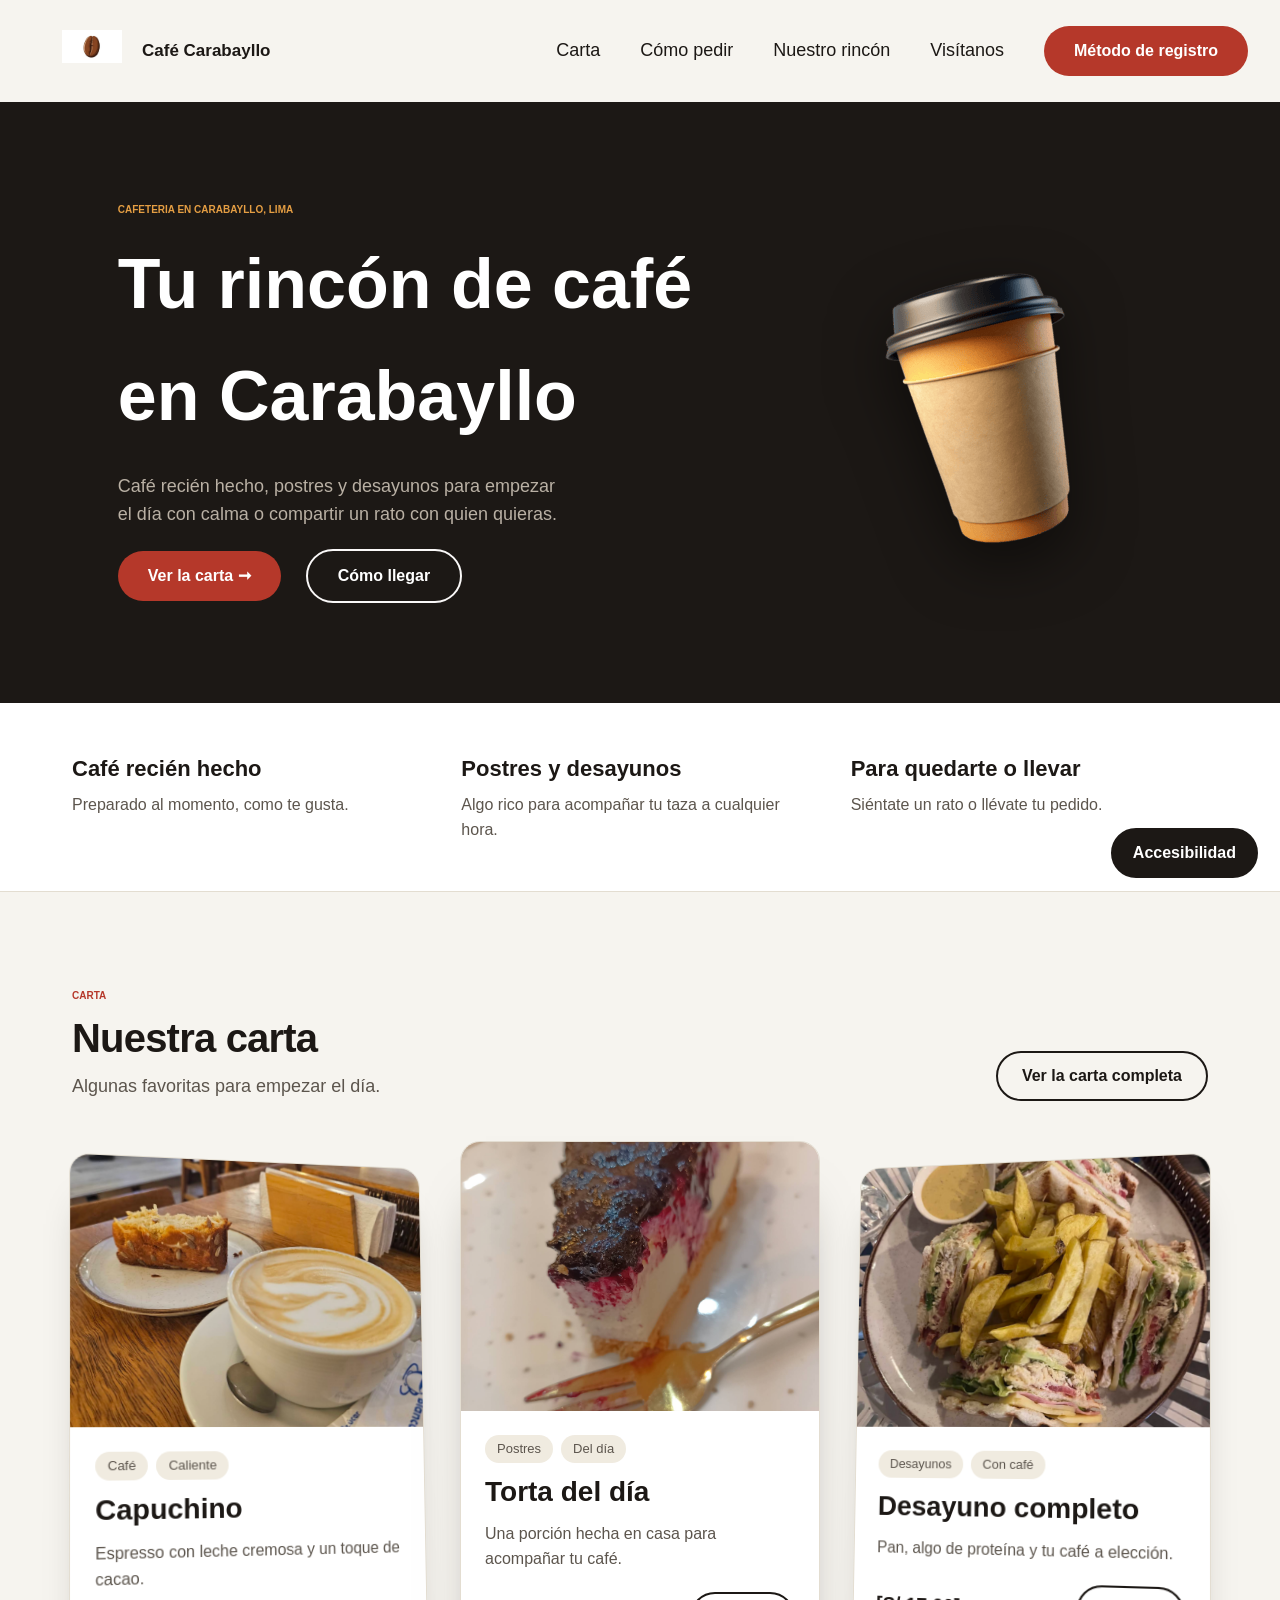
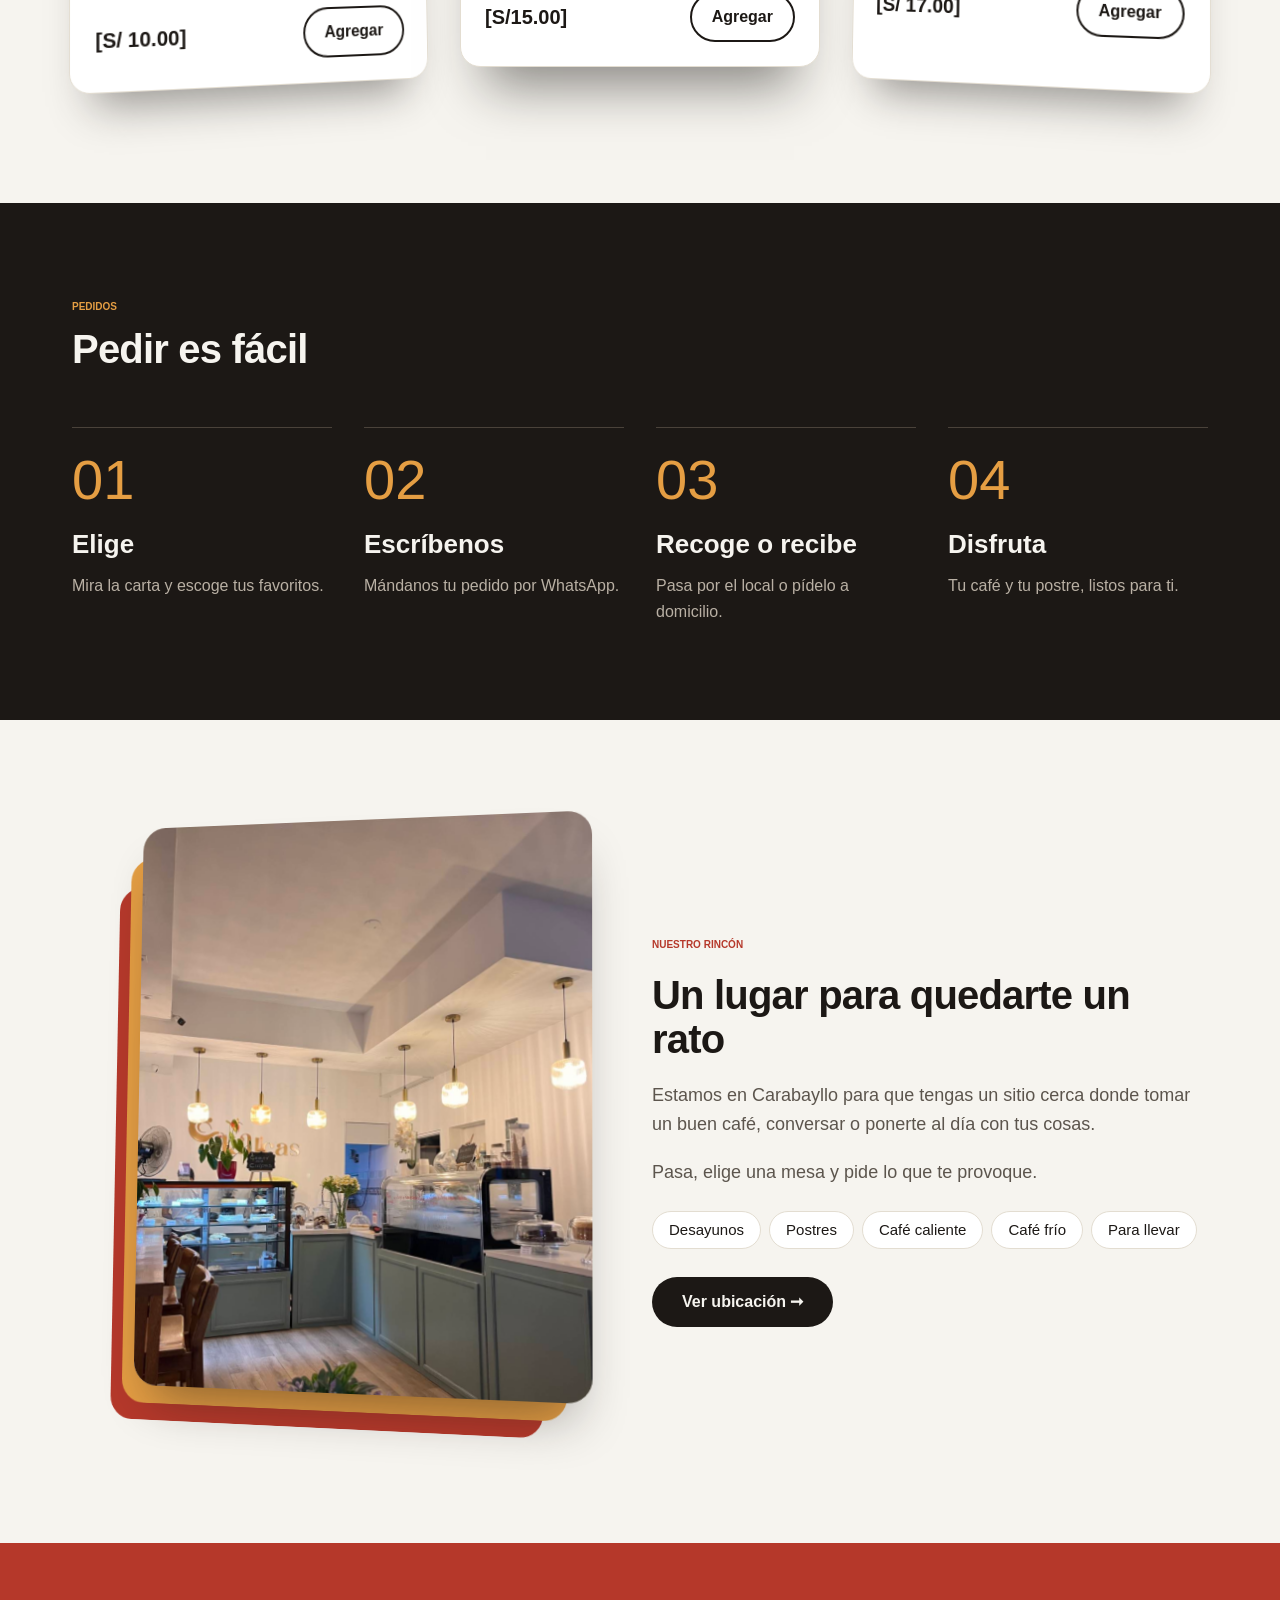
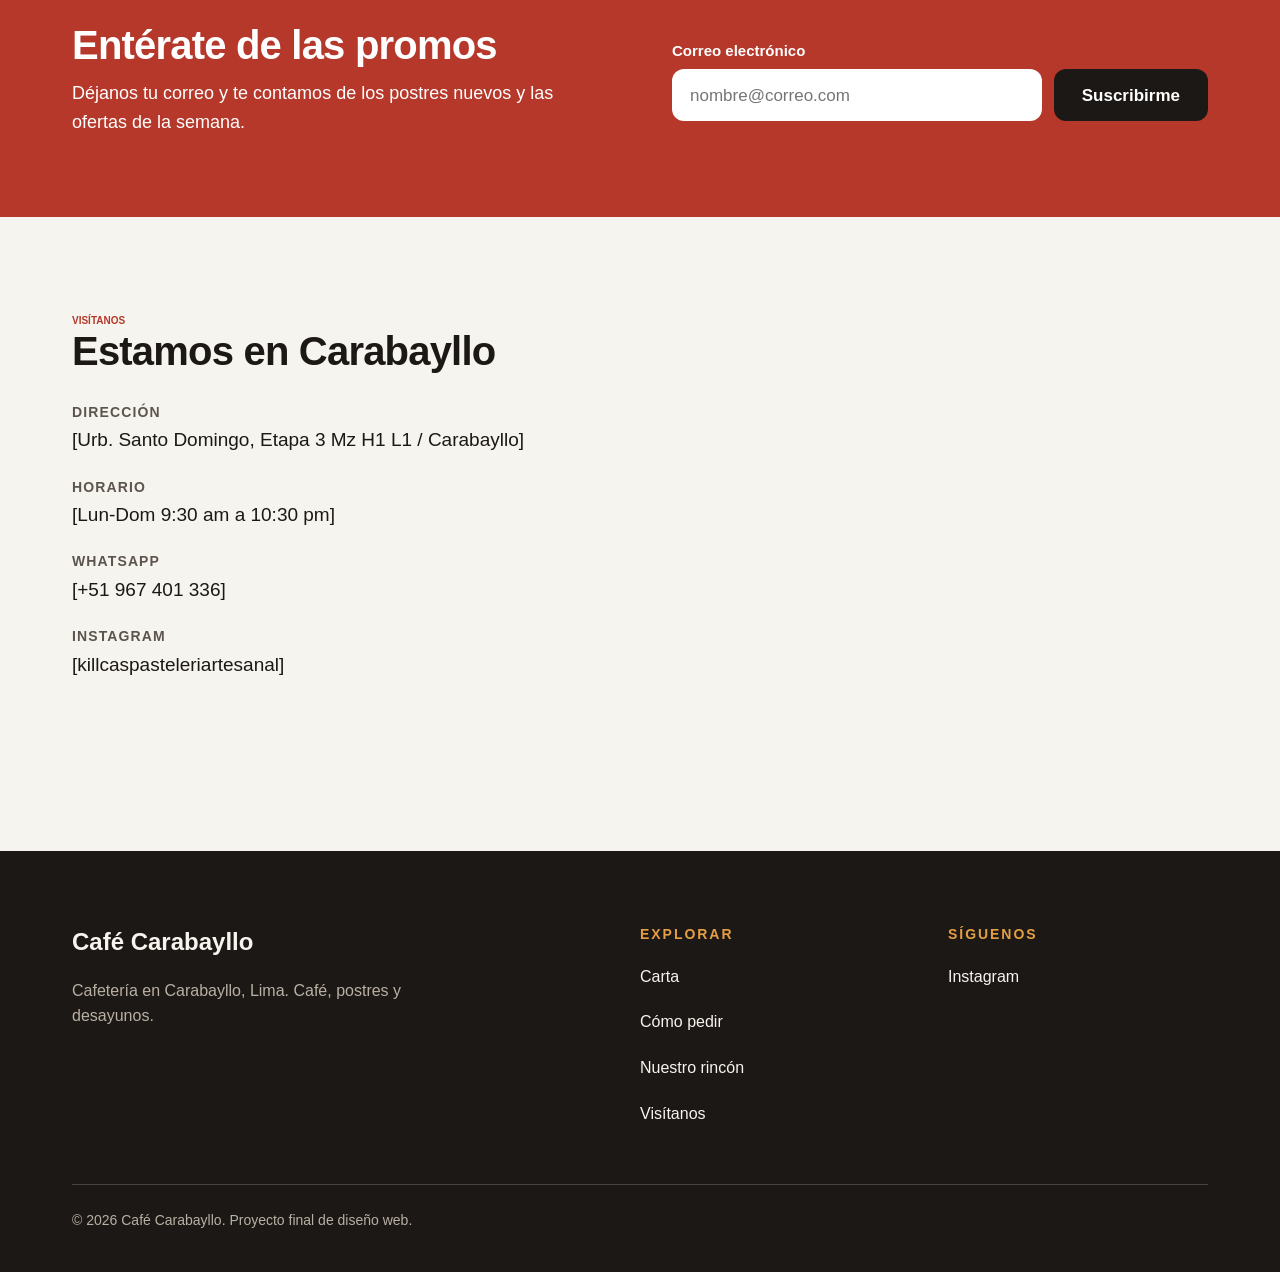
<file: index.html>
<!DOCTYPE html>
<html lang="es">
<head>
    <meta charset="UTF-8">
    <meta name="viewport" content="width=device-width, initial-scale=1.0">
    <title>Café Carabayllo</title>
    <link rel="stylesheet" href="style.css">
    <link rel="icon" type="image/jpg" href="imagen1.jpg">
</head>
<body>
 
    <header class="interfaz">
        <div class="marca">
            <figure>
                <img class="logo" src="single-roasted-coffee-bean-with-realistic-shadows-and-highlights-perfectly-isolated-on-a-solid-white-background-for-gourmet-concepts-vector.jpg" alt="Logo de la cafetería: un grano de café marrón.">
            </figure>
            <p class="Titulo">Café Carabayllo</p>
        </div>
 
        <nav class="navegacion">
            <ul class="menu">
                <li class="menu2"><a href="#carta">Carta</a></li>
                <li class="menu2"><a href="#pedir">Cómo pedir</a></li>
                <li class="menu2"><a href="#rincon">Nuestro rincón</a></li>
                <li class="menu2"><a href="#visitanos">Visítanos</a></li>
            </ul>
            <a href="formulario-registro/index.html" class="btn-whatsapp">Método de registro</a>
        </nav>
    </header>
 
    <main>
 
        <section id="inicio" class="contenedor-hero">
            <div class="grande">
                <p class="tChiquito">CAFETERIA EN CARABAYLLO, LIMA</p>
                <h1 class="tGrande">Tu rincón de café <br> en Carabayllo</h1>
                <p class="descripcion">Café recién hecho, postres y desayunos para empezar <br> el día con calma o compartir un rato con quien quieras.</p>
                <a href="#carta" class="btn-ver">Ver la carta ➞</a>
                <a href="#visitanos" class="btn-llegar">Cómo llegar</a>
            </div>
            <div class="imagen-derecha">
                <img src="coffee-paper-cup-3d-package-free-png.webp" alt="Un vaso de café para llevar, de cartón, con tapa negra.">
            </div>
        </section>
 
        <section class="ventajas">
            <div class="contenedor">
                <div class="ventaja">
                    <h3>Café recién hecho</h3>
                    <p>Preparado al momento, como te gusta.</p>
                </div>
                <div class="ventaja">
                    <h3>Postres y desayunos</h3>
                    <p>Algo rico para acompañar tu taza a cualquier hora.</p>
                </div>
                <div class="ventaja">
                    <h3>Para quedarte o llevar</h3>
                    <p>Siéntate un rato o llévate tu pedido.</p>
                </div>
            </div>
        </section>
 
        <section id="carta" class="carta">
            <div class="contenedor">
                <div class="carta-cabecera">
                    <div class="carta-titulo">
                        <p class="tChiquito etiqueta-roja">CARTA</p>
                        <h2>Nuestra carta</h2>
                        <p class="texto-suave">Algunas favoritas para empezar el día.</p>
                    </div>
                    <a href="#carta" class="btn-borde-oscuro">Ver la carta completa</a>
                </div>
 
                <div class="tarjetas">
                    <article class="tarjeta tarjeta-izquierda">
                        <div class="tarjeta-foto">
                            <img  src="capuchino.png" alt="Una taza blanca de capuchino con espuma en forma de dibujo, junto a una porción de queque sobre una mesa de madera.">
                        </div>

                        <div class="tarjeta-cuerpo">
                            <div class="chips">
                                <span class="chip">Café</span>
                                <span class="chip">Caliente</span>
                            </div>
                            <h3>Capuchino</h3>
                            <p>Espresso con leche cremosa y un toque de cacao.</p>
                            <div class="tarjeta-pie">
                                <span class="precio">[S/ 10.00]</span>
                                <button type="button" class="btn-agregar">Agregar</button>
                            </div>
                        </div>
                    </article>
 
                    <article class="tarjeta tarjeta-centro">
                        <div class="tarjeta-foto">
                            <img  src="torta.png" alt="Una porción de cheesecake con mermelada de frutos rojos encima, en un plato con un tenedor.">
                        </div>
                        <div class="tarjeta-cuerpo">
                            <div class="chips">
                                <span class="chip">Postres</span>
                                <span class="chip">Del día</span>
                            </div>
                            <h3>Torta del día</h3>
                            <p>Una porción hecha en casa para acompañar tu café.</p>
                            <div class="tarjeta-pie">
                                <span class="precio">[S/15.00]</span>
                                <button type="button" class="btn-agregar">Agregar</button>
                            </div>
                        </div>
                    </article>
 
                    <article class="tarjeta tarjeta-derecha">
                        <div class="tarjeta-foto">
                            <img src="Desayuno.png" alt="Un plato con sándwich club cortado en triángulos, con pollo, jamón, queso, palta y lechuga, papas fritas al centro y una salsa.">
                        </div>
                        <div class="tarjeta-cuerpo">
                            <div class="chips">
                                <span class="chip">Desayunos</span>
                                <span class="chip">Con café</span>
                            </div>
                            <h3>Desayuno completo</h3>
                            <p>Pan, algo de proteína y tu café a elección.</p>
                            <div class="tarjeta-pie">
                                <span class="precio">[S/ 17.00]</span>
                                <button type="button" class="btn-agregar">Agregar</button>
                            </div>
                        </div>
                    </article>
                </div>
            </div>
        </section>
 
        <section id="pedir" class="pedir">
            <div class="contenedor">
                <div class="pedir-titulo">
                    <p class="tChiquito">PEDIDOS</p>
                    <h2>Pedir es fácil</h2>
                </div>
                <div class="pasos">
                    <div class="paso">
                        <span class="paso-numero">01</span>
                        <h3>Elige</h3>
                        <p>Mira la carta y escoge tus favoritos.</p>
                    </div>
                    <div class="paso">
                        <span class="paso-numero">02</span>
                        <h3>Escríbenos</h3>
                        <p>Mándanos tu pedido por WhatsApp.</p>
                    </div>
                    <div class="paso">
                        <span class="paso-numero">03</span>
                        <h3>Recoge o recibe</h3>
                        <p>Pasa por el local o pídelo a domicilio.</p>
                    </div>
                    <div class="paso">
                        <span class="paso-numero">04</span>
                        <h3>Disfruta</h3>
                        <p>Tu café y tu postre, listos para ti.</p>
                    </div>
                </div>
            </div>
        </section>
 
        <section id="rincon" class="rincon">
            <div class="contenedor rincon-contenido">
                <div class="rincon-foto">
                    <div class="marco-3d">
                        <div class="capa capa-roja"></div>
                        <div class="capa capa-dorada"></div>
                        <div class="foto-local">
                            
                            <img class="img-local" src="local.png" alt="El interior de la cafetería: un mostrador verde con vitrinas llenas de postres, lámparas colgantes encendidas, plantas y sillas de madera.">
                            
                        </div>
                    </div>
                </div>
                <div class="rincon-texto">
                    <p class="tChiquito etiqueta-roja">NUESTRO RINCÓN</p>
                    <h2>Un lugar para quedarte un rato</h2>
                    <p class="texto-suave">Estamos en Carabayllo para que tengas un sitio cerca donde tomar un buen café, conversar o ponerte al día con tus cosas.</p>
                    <p class="texto-suave">Pasa, elige una mesa y pide lo que te provoque.</p>
                    <ul class="lista-chips">
                        <li>Desayunos</li>
                        <li>Postres</li>
                        <li>Café caliente</li>
                        <li>Café frío</li>
                        <li>Para llevar</li>
                    </ul>
                    <a href="#visitanos" class="btn-oscuro">Ver ubicación ➞</a>
                </div>
            </div>
        </section>
 
        <section class="promos">
            <div class="contenedor promos-contenido">
                <div class="promos-texto">
                    <h2>Entérate de las promos</h2>
                    <p>Déjanos tu correo y te contamos de los postres nuevos y las ofertas de la semana.</p>
                </div>
                <form class="promos-form">
                    <div class="campo">
                        <label for="correo">Correo electrónico</label>
                        <input id="correo" type="email" placeholder="nombre@correo.com">
                    </div>
                    <button type="button" class="btn-suscribir">Suscribirme</button>
                </form>
            </div>
        </section>
 
        <section id="visitanos" class="visitanos">
            <div class="contenedor visitanos-contenido">
                <div class="visita-info">
                    <div>
                        <p class="tChiquito etiqueta-roja">VISÍTANOS</p>
                        <h2>Estamos en Carabayllo</h2>
                    </div>
                    <dl class="datos">
                        <div>
                            <dt>Dirección</dt>
                            <dd>[Urb. Santo Domingo, Etapa 3 Mz H1 L1 / Carabayllo]</dd>
                        </div>
                        <div>
                            <dt>Horario</dt>
                            <dd>[Lun-Dom 9:30 am a 10:30 pm]</dd>
                        </div>
                        <div>
                            <dt>WhatsApp</dt>
                            <dd>[+51 967 401 336]</dd>
                        </div>
                        <div>
                            <dt>Instagram</dt>
                            <dd>[killcaspasteleriartesanal]</dd>
                        </div>
                    </dl>
                </div>
                <div class="visita-mapa">
                    <iframe
                        class="mapa"
                        src="https://www.google.com/maps?q=-11.8795413,-77.0348159&z=17&output=embed"
                        title="Mapa de Google que muestra dónde está la cafetería en Carabayllo"
                        loading="lazy"
                        allowfullscreen>
                    </iframe>
                </div>
            </div>
        </section>
 
    </main>
 
    <footer class="pie">
        <div class="contenedor">
            <div class="pie-columnas">
                <div class="pie-marca">
                    <p class="Titulo">Café Carabayllo</p>
                    <p>Cafetería en Carabayllo, Lima. Café, postres y desayunos.</p>
                </div>
                <div class="pie-columna">
                    <h3>Explorar</h3>
                    <ul>
                        <li><a href="#carta">Carta</a></li>
                        <li><a href="#pedir">Cómo pedir</a></li>
                        <li><a href="#rincon">Nuestro rincón</a></li>
                        <li><a href="#visitanos">Visítanos</a></li>
                    </ul>
                </div>
                <div class="pie-columna">
                    <h3>Síguenos</h3>
                    <ul>
                        <li><a href="https://www.instagram.com/killcaspasteleriartesanal?mdxt=dm1qZmZpejN3MGky">Instagram</a></li>
                        
                    </ul>
                </div>
            </div>
            <p class="pie-copy">© 2026 Café Carabayllo. Proyecto final de diseño web.</p>
        </div>
    </footer>
  <div class="accesibilidad">
        <button type="button" class="acc-boton" id="acc-boton" aria-expanded="false" aria-controls="acc-panel">
            Accesibilidad
        </button>
        <div class="acc-panel" id="acc-panel" hidden>
            <p class="acc-titulo">Colores de la página</p>
            <button type="button" class="acc-opcion" data-tema="normal">Normal</button>
            <button type="button" class="acc-opcion" data-tema="rojo-verde">Daltonismo rojo-verde</button>
            <button type="button" class="acc-opcion" data-tema="azul-amarillo">Daltonismo azul-amarillo</button>
            <button type="button" class="acc-opcion" data-tema="contraste">Alto contraste</button>
            <button type="button" class="acc-opcion" data-tema="grises">Escala de grises</button>
             <p class="acc-titulo">Voz</p>
        <button type="button" class="acc-opcion" id="acc-voz" aria-pressed="false">Leer en voz alta al usar Tab</button>
        </div>
    </div>

    <div class="juego-modal" id="juego-modal" hidden>
        <button type="button" class="juego-cerrar" id="juego-cerrar" aria-label="Cerrar juego">✕ Cerrar</button>
        <iframe class="juego-frame" id="juego-frame" title="Pizza Legends" src="about:blank"></iframe>
    </div>

    <script src="acciones.js"></script>

</body>
</html>
</file>
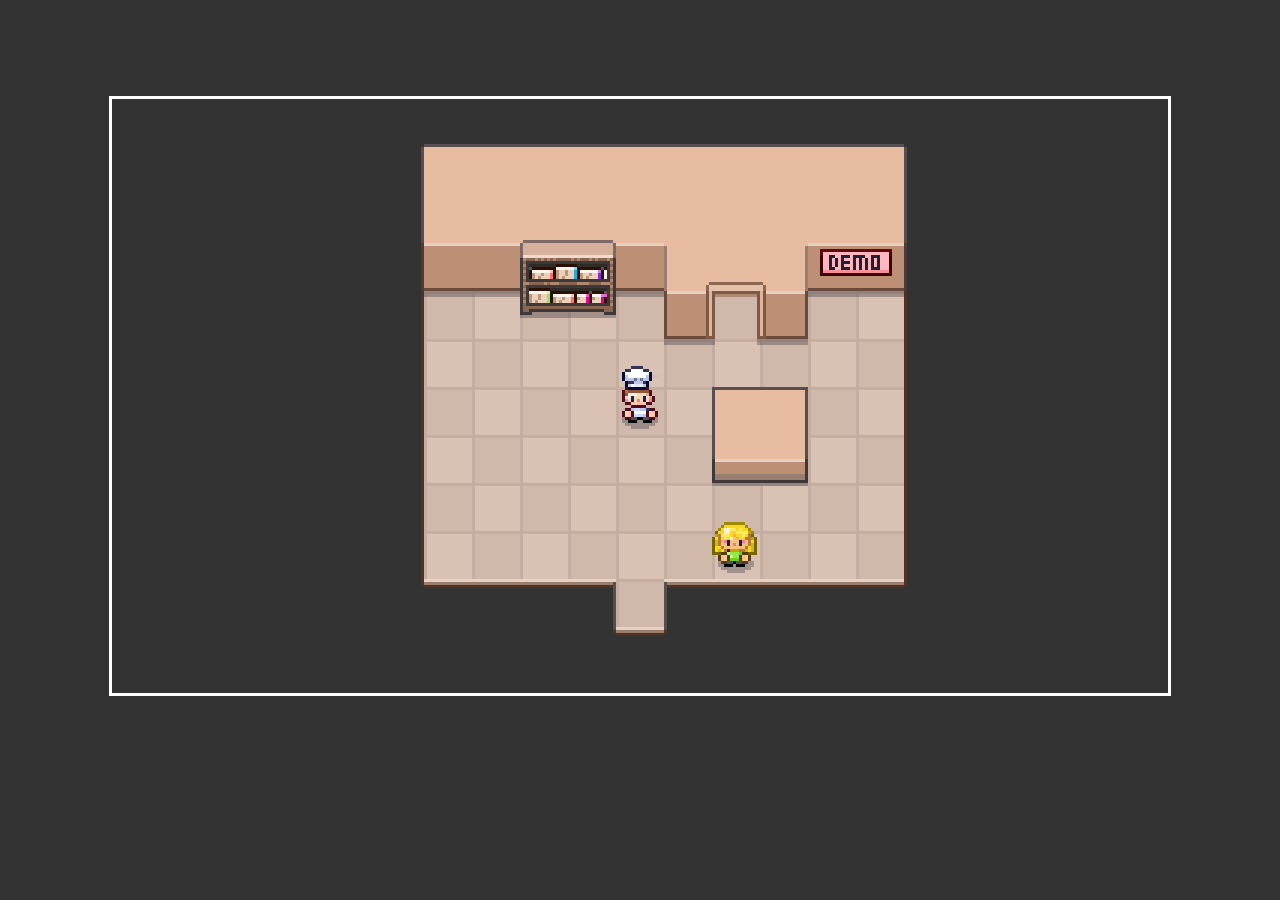
<file: pizza-legends/index.html>
<!DOCTYPE html>
<html>
  <head>
    <title>Pizza Legends</title>
    <link href="styles.css" type="text/css" rel="stylesheet">
  </head>
  <body>
    <div class="game-container">
      <canvas class="game-canvas" width="352" height="198"></canvas>
    </div>

    <!-- Scripts -->
    <script src="utils.js"></script>
    <script src="DirectionInput.js"></script>
    <script src="Overworld.js"></script>
    <script src="GameObject.js"></script>
    <script src="Person.js"></script>
    <script src="Sprite.js"></script>
    <script src="OverworldEvent.js"></script>
    <script src="OverworldMap.js"></script>
    <script src="init.js"></script>
    

  </body>
</html>
</file>
<file: style.css>
:root {
  --acento: #b5382a;
  --dorado: #E59E43;
  --oscuro: #1c1815;
  --crema: #f6f4ef;
  --texto-suave: #5c554d;
  --gris-claro: #b9b0a4;
}

* {
  margin: 0;
  padding: 0;
  box-sizing: border-box;
}

body {
  background-color: var(--crema);
  color: var(--oscuro);
  font-family: 'Segoe UI', Arial, sans-serif;
  font-size: 18px;
  line-height: 1.6;
}

a {
  color: inherit;
  text-decoration: none;
}

h2 {
  font-family: 'Arial Black', sans-serif;
  font-size: 40px;
  line-height: 1.1;
  letter-spacing: -0.02em;
}

h3 {
  font-size: 22px;
}

.contenedor {
  max-width: 1200px;
  margin: 0 auto;
  padding: 96px 32px;
}

.texto-suave {
  color: var(--texto-suave);
}

.negrita {
  font-weight: bold;
}

.interfaz {
  display: flex;
  flex-wrap: wrap;
  align-items: center;
  justify-content: space-between;
  gap: 12px 32px;
  padding: 10px 32px;
}

.marca {
  display: flex;
  align-items: center;
}

.logo {
  border-radius: 10px;
  padding: 20px;
  margin-left: 10px;
  width: 100px;
}

.Titulo {
  font-weight: bold;
  font-size: 17px;
}

.navegacion {
  display: flex;
  flex-wrap: wrap;
  align-items: center;
  gap: 12px 40px;
}

.menu {
  display: flex;
  flex-wrap: wrap;
  list-style: none;
  gap: 12px 40px;
}

.menu2 a {
  color: inherit;
  text-decoration: none;
  cursor: pointer;
}

.menu2 a:hover {
  text-decoration: underline;
}

.btn-whatsapp {
  display: inline-block;
  background-color: var(--acento);
  color: #ffffff;
  padding: 12px 30px;
  border-radius: 50px;
  text-decoration: none;
  font-family: sans-serif;
  font-weight: bold;
  font-size: 16px;
  cursor: pointer;
  transition: background-color 0.2s ease;
}

.btn-whatsapp:hover {
  text-decoration: underline;
  text-underline-offset: 4px;
}

.contenedor-hero {
  display: flex;
  flex-wrap: wrap;
  align-items: center;
  justify-content: center;
  gap: 60px 120px;
  background-color: var(--oscuro);
  padding: 100px;
}

.grande {
  flex: none;
}

.tChiquito {
  font-weight: bold;
  color: var(--dorado);
  font-family: 'Arial Black', sans-serif;
  font-size: 10px;
}

.tGrande {
  font-weight: bold;
  color: #ffffff;
  font-family: 'Arial Black', sans-serif;
  font-size: 70px;
  margin: 10px 0 20px;
}

.descripcion {
  color: var(--gris-claro);
}

.btn-ver {
  display: inline-block;
  background-color: var(--acento);
  color: #ffffff;
  padding: 12px 30px;
  border-radius: 50px;
  text-decoration: none;
  font-family: sans-serif;
  font-weight: bold;
  font-size: 16px;
  cursor: pointer;
  transition: background-color 0.2s ease;
  margin-top: 20px;
}

.btn-ver:hover {
  text-decoration: underline;
  text-underline-offset: 4px;
}

.btn-llegar {
  display: inline-block;
  background-color: transparent;
  border: 2px solid #faf8f8;
  color: #ffffff;
  padding: 12px 30px;
  border-radius: 50px;
  text-decoration: none;
  font-family: sans-serif;
  font-weight: bold;
  font-size: 16px;
  cursor: pointer;
  transition: background-color 0.2s ease;
  margin-top: 20px;
  margin-left: 20px;
}

.btn-llegar:hover {
  text-decoration: underline;
  text-underline-offset: 4px;
}

.imagen-derecha {
  flex: none;
  display: flex;
  justify-content: center;
}

.imagen-derecha img {
  width: 100%;
  max-width: 380px;
  filter: drop-shadow(0 20px 30px rgba(0, 0, 0, 0.5));
  animation: flotar 3.5s ease-in-out infinite;
}

@keyframes flotar {
  0%, 100% {
    transform: translateY(0px) rotate(0deg);
  }
  50% {
    transform: translateY(-12px) rotate(2deg);
  }
}

.etiqueta-roja {
  color: var(--acento);
}

.ventajas {
  background-color: #ffffff;
  border-bottom: 1px solid #e3ddd1;
}

.ventajas .contenedor {
  display: flex;
  flex-wrap: wrap;
  gap: 32px;
  padding: 48px 32px;
}

.ventaja {
  flex: 1 1 260px;
}

.ventaja h3 {
  margin-bottom: 6px;
}

.ventaja p {
  font-size: 16px;
  color: var(--texto-suave);
}

.carta-cabecera {
  display: flex;
  flex-wrap: wrap;
  align-items: flex-end;
  justify-content: space-between;
  gap: 16px 32px;
  margin-bottom: 40px;
}

.carta-titulo {
  max-width: 560px;
  display: flex;
  flex-direction: column;
  gap: 12px;
}

.btn-borde-oscuro {
  display: inline-block;
  padding: 10px 24px;
  border: 2px solid var(--oscuro);
  border-radius: 50px;
  font-weight: bold;
  font-size: 16px;
}

.btn-borde-oscuro:hover {
  text-decoration: underline;
  text-underline-offset: 4px;
}

.tarjetas {
  display: flex;
  flex-wrap: wrap;
  gap: 28px;
  padding: 16px 0 24px;
}

.tarjeta {
  flex: 1 1 300px;
  background-color: #ffffff;
  border: 1px solid #e3ddd1;
  border-radius: 20px;
  overflow: hidden;
  display: flex;
  flex-direction: column;
  transition: transform 0.3s ease;
}

.tarjeta-izquierda {
  transform: perspective(1000px) rotateY(10deg) rotateX(3deg);
  box-shadow: 0 34px 40px -24px rgba(26, 23, 20, 0.45);
}

.tarjeta-centro {
  transform: perspective(1000px) translateY(-16px);
  box-shadow: 0 44px 50px -26px rgba(26, 23, 20, 0.5);
}

.tarjeta-derecha {
  transform: perspective(1000px) rotateY(-10deg) rotateX(3deg);
  box-shadow: 0 34px 40px -24px rgba(26, 23, 20, 0.45);
}

.tarjeta:hover {
  transform: perspective(1000px) rotateY(0deg) rotateX(0deg) translateY(-8px);
}

.tarjeta-foto {
  aspect-ratio: 4 / 3;
  background-color: #e4ded3;
  overflow: hidden;
}

.tarjeta-foto img {
  width: 100%;
  height: 100%;
  object-fit: cover;
  display: block;
}

.tarjeta-cuerpo {
  padding: 24px;
  display: flex;
  flex-direction: column;
  gap: 12px;
}

.tarjeta-cuerpo h3 {
  font-size: 28px;
  line-height: 1.2;
}

.tarjeta-cuerpo p {
  font-size: 16px;
  color: var(--texto-suave);
}

.chips {
  display: flex;
  flex-wrap: wrap;
  gap: 8px;
}

.chip {
  display: inline-flex;
  padding: 4px 12px;
  border-radius: 999px;
  background-color: #f0ebe0;
  color: var(--texto-suave);
  font-size: 13px;
  font-weight: 500;
}

.tarjeta-pie {
  display: flex;
  align-items: center;
  justify-content: space-between;
  gap: 12px;
  margin-top: 8px;
}

.precio {
  font-weight: bold;
  font-size: 20px;
}

.btn-agregar {
  padding: 10px 20px;
  border: 2px solid var(--oscuro);
  border-radius: 50px;
  background-color: transparent;
  color: var(--oscuro);
  font: inherit;
  font-size: 16px;
  font-weight: bold;
  cursor: pointer;
}

.pedir {
  background-color: var(--oscuro);
  color: var(--crema);
}

.pedir-titulo {
  max-width: 640px;
  display: flex;
  flex-direction: column;
  gap: 12px;
  margin-bottom: 56px;
}

.pasos {
  display: flex;
  flex-wrap: wrap;
  gap: 40px 32px;
}

.paso {
  flex: 1 1 230px;
  border-top: 1px solid #4a423a;
  padding-top: 24px;
  display: flex;
  flex-direction: column;
  gap: 8px;
}

.paso-numero {
  font-family: 'Arial Black', sans-serif;
  font-size: 56px;
  line-height: 1;
  color: var(--dorado);
}

.paso h3 {
  margin-top: 8px;
  font-size: 26px;
}

.paso p {
  font-size: 16px;
  color: var(--gris-claro);
}

.rincon-contenido {
  display: flex;
  flex-wrap: wrap;
  align-items: center;
  gap: 64px;
}

.rincon-foto {
  flex: 1 1 380px;
  padding: 0 0 56px 56px;
}

.marco-3d {
  position: relative;
  transform-style: preserve-3d;
  transform: perspective(1200px) rotateY(-10deg) rotateX(3deg);
}

.capa {
  position: absolute;
  top: 0;
  left: 0;
  right: 0;
  bottom: 0;
  border-radius: 24px;
}

.capa-roja {
  background-color: var(--acento);
  transform: translate3d(-48px, 48px, -60px);
}

.capa-dorada {
  background-color: var(--dorado);
  transform: translate3d(-24px, 24px, -30px);
}

.foto-local {
  position: relative;
  aspect-ratio: 4 / 5;
  background-color: #e4ded3;
  border-radius: 24px;
  overflow: hidden;
  box-shadow: 0 30px 50px -20px rgba(26, 23, 20, 0.45);
}

.img-local {
  width: 100%;
  height: 100%;
  object-fit: cover;
  display: block;
}

.mapa {
  width: 100%;
  aspect-ratio: 4 / 3;
  border: 0;
  border-radius: 24px;
  display: block;
}

.rincon-texto {
  flex: 1 1 420px;
  display: flex;
  flex-direction: column;
  align-items: flex-start;
  gap: 20px;
}

.lista-chips {
  list-style: none;
  margin-top: 4px;
  display: flex;
  flex-wrap: wrap;
  gap: 8px;
}

.lista-chips li {
  padding: 6px 16px;
  border-radius: 999px;
  background-color: #ffffff;
  border: 1px solid #e3ddd1;
  font-size: 15px;
  font-weight: 500;
}

.btn-oscuro {
  display: inline-block;
  background-color: var(--oscuro);
  color: var(--crema);
  padding: 12px 30px;
  border-radius: 50px;
  font-weight: bold;
  font-size: 16px;
  margin-top: 8px;
}

.btn-oscuro:hover {
  text-decoration: underline;
  text-underline-offset: 4px;
}

.promos {
  background-color: var(--acento);
  color: #ffffff;
}

.promos-contenido {
  display: flex;
  flex-wrap: wrap;
  align-items: center;
  gap: 40px 64px;
  padding: 80px 32px;
}

.promos-texto {
  flex: 1 1 380px;
  display: flex;
  flex-direction: column;
  gap: 12px;
}

.promos-form {
  flex: 1 1 380px;
  display: flex;
  flex-wrap: wrap;
  align-items: flex-end;
  gap: 12px;
}

.campo {
  flex: 1 1 240px;
  display: flex;
  flex-direction: column;
  gap: 6px;
}

.campo label {
  font-size: 15px;
  font-weight: bold;
}

.campo input {
  min-height: 52px;
  padding: 0 18px;
  border: 0;
  border-radius: 12px;
  background-color: #ffffff;
  color: var(--oscuro);
  font: inherit;
  font-size: 17px;
  width: 100%;
}

.btn-suscribir {
  min-height: 52px;
  padding: 0 28px;
  border: 0;
  border-radius: 12px;
  background-color: var(--oscuro);
  color: #ffffff;
  font: inherit;
  font-size: 17px;
  font-weight: bold;
  cursor: pointer;
}

.visitanos-contenido {
  display: flex;
  flex-wrap: wrap;
  gap: 56px;
}

.visita-info {
  flex: 1 1 340px;
  display: flex;
  flex-direction: column;
  gap: 28px;
}

.datos {
  display: flex;
  flex-direction: column;
  gap: 20px;
}

.datos dt {
  font-size: 14px;
  font-weight: bold;
  letter-spacing: 0.08em;
  text-transform: uppercase;
  color: var(--texto-suave);
}

.datos dd {
  margin-top: 2px;
  font-size: 19px;
}

.visita-mapa {
  flex: 1 1 440px;
}

.pie {
  background-color: var(--oscuro);
  color: var(--crema);
}

.pie .contenedor {
  padding: 72px 32px 40px;
}

.pie-columnas {
  display: flex;
  flex-wrap: wrap;
  gap: 48px;
}

.pie-marca {
  flex: 2 1 320px;
  display: flex;
  flex-direction: column;
  gap: 16px;
}

.pie-marca p {
  max-width: 360px;
  font-size: 16px;
  color: var(--gris-claro);
}

.pie-marca .Titulo {
  font-size: 24px;
  color: var(--crema);
}

.pie-columna {
  flex: 1 1 160px;
}

.pie-columna h3 {
  margin-bottom: 8px;
  font-size: 14px;
  letter-spacing: 0.14em;
  text-transform: uppercase;
  color: var(--dorado);
}

.pie-columna ul {
  list-style: none;
}

.pie-columna a {
  display: block;
  padding: 10px 0;
  font-size: 16px;
}

.pie-copy {
  margin-top: 48px;
  padding-top: 24px;
  border-top: 1px solid #4a423a;
  font-size: 14px;
  color: var(--gris-claro);
}

body[data-tema="rojo-verde"] {
  --acento: #0072B2;
  --dorado: #E69F00;
}

body[data-tema="azul-amarillo"] {
  --acento: #C62828;
  --dorado: #00ACC1;
}

body[data-tema="contraste"] {
  --acento: #7a0000;
  --dorado: #FFD400;
  --oscuro: #000000;
  --crema: #ffffff;
  --texto-suave: #000000;
  --gris-claro: #ffffff;
}

body[data-tema="grises"] > header,
body[data-tema="grises"] > main,
body[data-tema="grises"] > footer {
  filter: grayscale(1);
}

.accesibilidad {
  position: fixed;
  right: 20px;
  bottom: 20px;
  z-index: 100;
  display: flex;
  flex-direction: column;
  align-items: flex-end;
  gap: 10px;
}

.acc-boton {
  padding: 12px 22px;
  border: 2px solid #ffffff;
  border-radius: 50px;
  background-color: #1c1815;
  color: #ffffff;
  font: inherit;
  font-size: 16px;
  font-weight: bold;
  cursor: pointer;
}

.acc-panel {
  width: 280px;
  padding: 16px;
  border: 2px solid #1c1815;
  border-radius: 16px;
  background-color: #ffffff;
  color: #1c1815;
  display: flex;
  flex-direction: column;
  gap: 8px;
  box-shadow: 0 10px 30px rgba(0, 0, 0, 0.3);
}

.acc-panel[hidden] {
  display: none;
}

.acc-titulo {
  font-weight: bold;
  font-size: 16px;
}

.acc-opcion {
  padding: 10px 14px;
  border: 2px solid #1c1815;
  border-radius: 12px;
  background-color: #ffffff;
  color: #1c1815;
  font: inherit;
  font-size: 15px;
  text-align: left;
  cursor: pointer;
}

.acc-opcion[aria-pressed="true"] {
  background-color: #1c1815;
  color: #ffffff;
}

.acc-opcion[aria-pressed="true"]::before {
  content: "✓ ";
}

.acc-boton:focus-visible,
.acc-opcion:focus-visible,
a:focus-visible,
button:focus-visible,
input:focus-visible,
[data-leible]:focus-visible {
  outline: 3px solid #E59E43;
  outline-offset: 3px;
}

/* En las imágenes el recuadro va por dentro para que no lo corte la tarjeta */
img[data-leible]:focus-visible,
iframe[data-leible]:focus-visible {
  outline-offset: -5px;
}
/* Juego secreto Pizza Legends (codigo Konami) */
.juego-modal {
  position: fixed;
  inset: 0;
  z-index: 9999;
  background: #333;
}
.juego-modal[hidden] {
  display: none;
}
.juego-frame {
  width: 100%;
  height: 100%;
  border: 0;
  display: block;
}
.juego-cerrar {
  position: absolute;
  top: 12px;
  right: 12px;
  z-index: 1;
  padding: 8px 14px;
  border: 0;
  border-radius: 6px;
  background: #fff;
  color: #222;
  font-weight: bold;
  cursor: pointer;
}
</file>
<file: pizza-legends/styles.css>
* {
  box-sizing:border-box;
}

body {
  background: #333;
  padding: 0;
  margin: 0;
  overflow: hidden;
}

.game-container {
  position: relative; 
  width: 352px;
  height: 198px;
  margin: 0 auto;
  outline: 1px solid #fff;

  transform: scale(3) translateY(50%);
}

.game-container canvas {
  image-rendering: pixelated;
}
</file>
